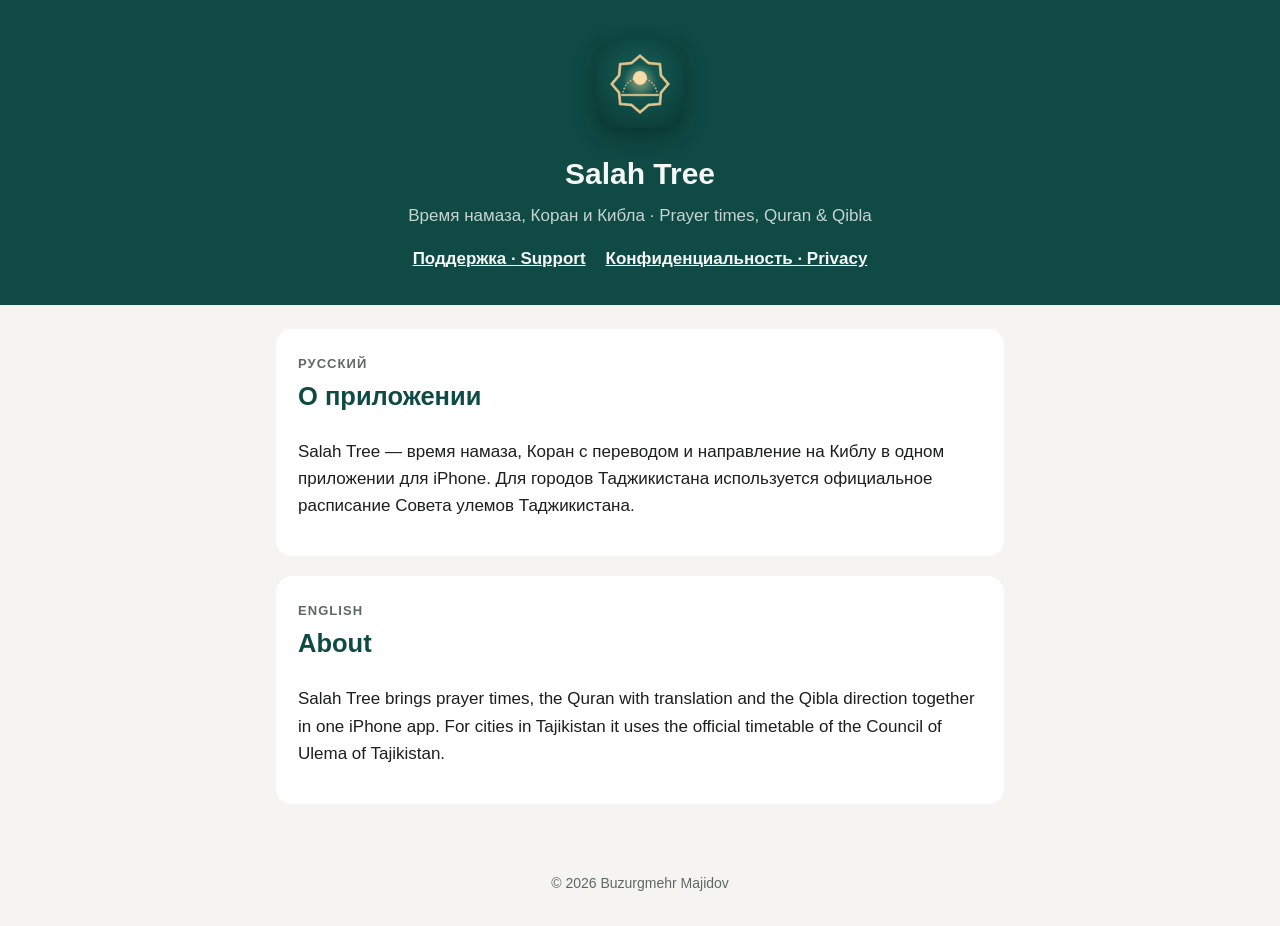
<file: index.html>
<!doctype html><html lang="ru"><head><meta charset="utf-8"><meta name="viewport" content="width=device-width, initial-scale=1"><title>Salah Tree</title><link rel="stylesheet" href="style.css"></head><body><header><img src="icon.png" alt="Salah Tree"><h1>Salah Tree</h1><p>Время намаза, Коран и Кибла · Prayer times, Quran &amp; Qibla</p><nav><a href="support.html">Поддержка · Support</a><a href="privacy.html">Конфиденциальность · Privacy</a></nav></header><main>
<section><span class="lang">Русский</span><h2>О приложении</h2><p>Salah Tree — время намаза, Коран с переводом и направление на Киблу в одном приложении для iPhone. Для городов Таджикистана используется официальное расписание Совета улемов Таджикистана.</p></section>
<section><span class="lang">English</span><h2>About</h2><p>Salah Tree brings prayer times, the Quran with translation and the Qibla direction together in one iPhone app. For cities in Tajikistan it uses the official timetable of the Council of Ulema of Tajikistan.</p></section>
</main><footer>© 2026 Buzurgmehr Majidov</footer></body></html>
</file>
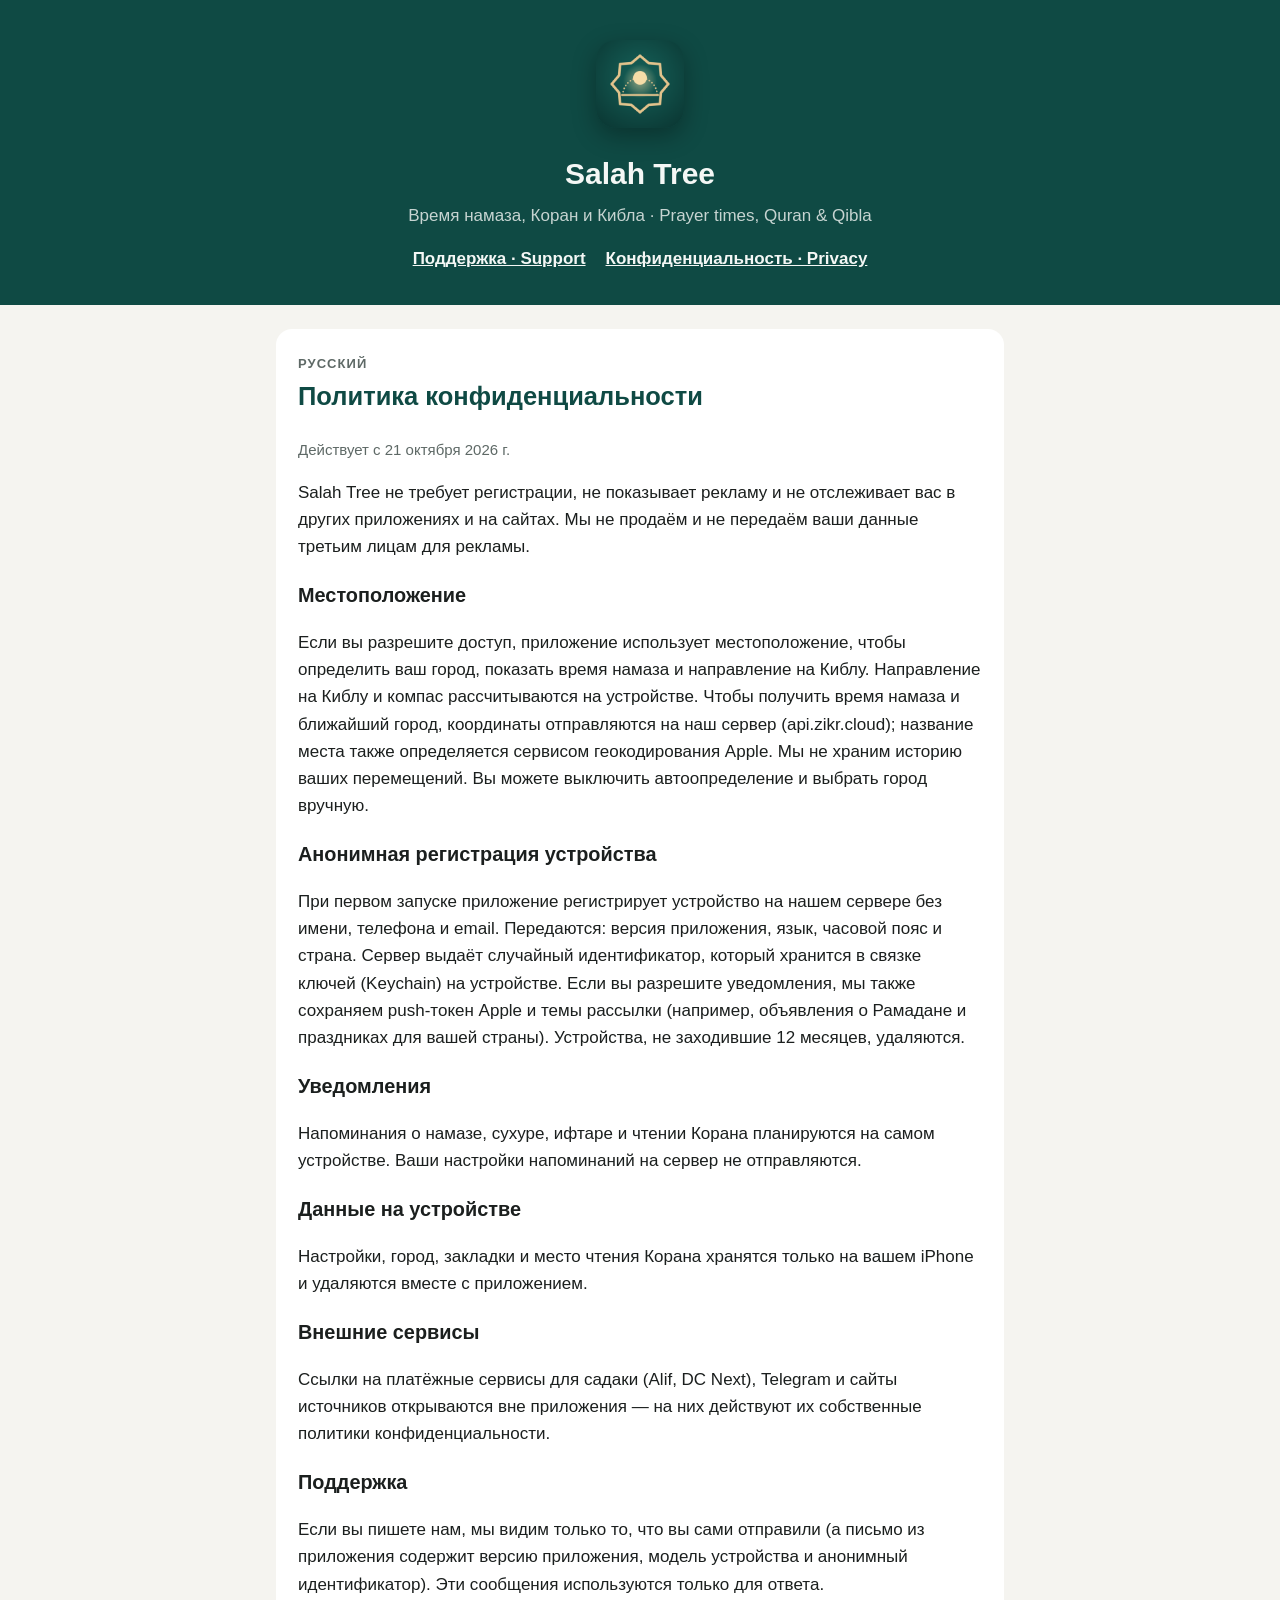
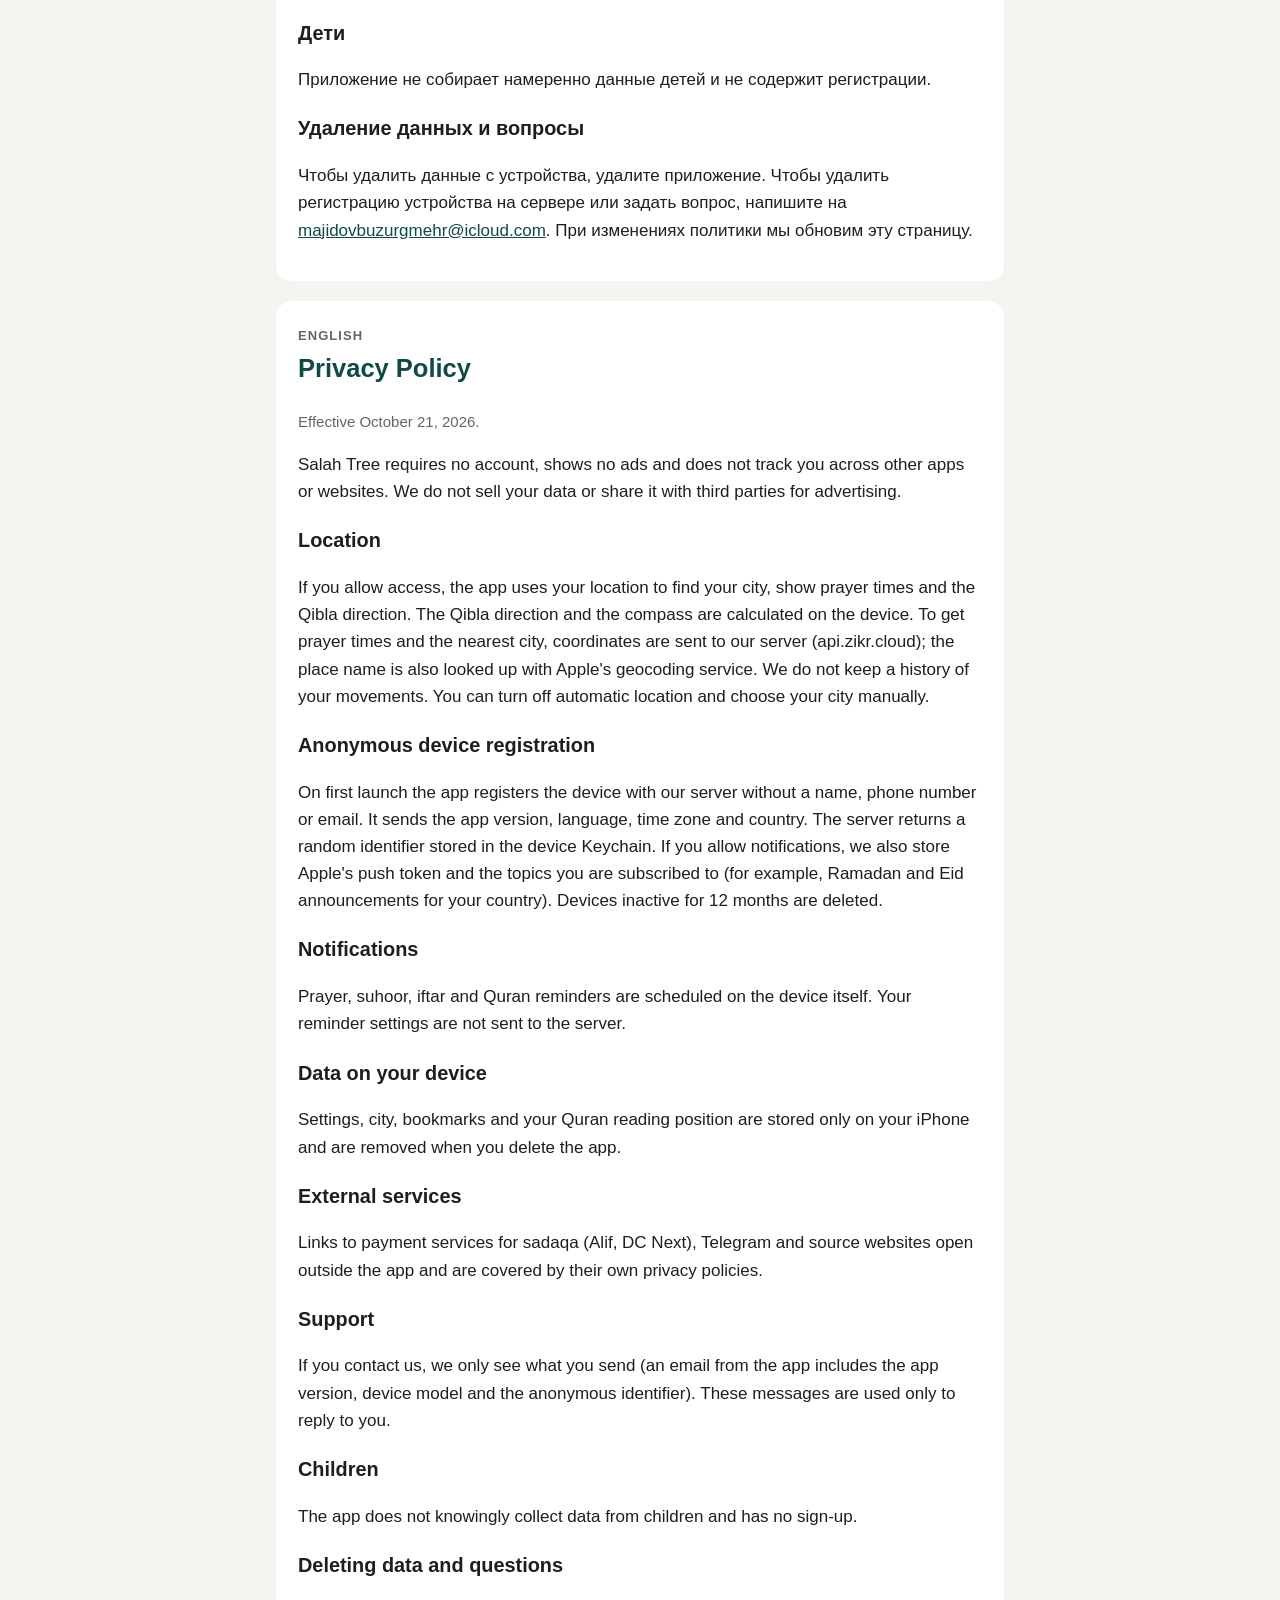
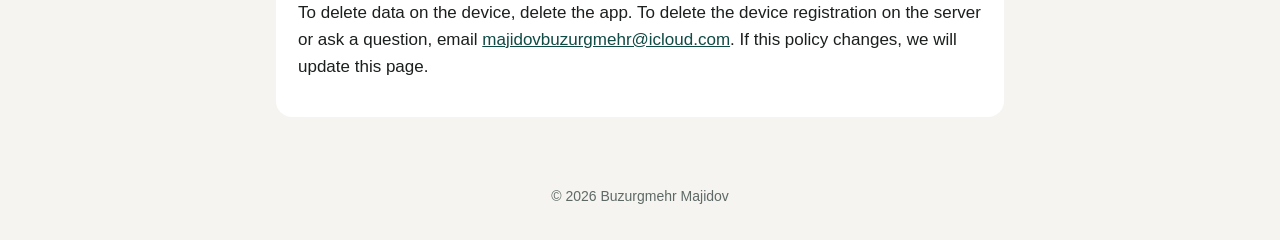
<file: privacy.html>
<!doctype html><html lang="ru"><head><meta charset="utf-8"><meta name="viewport" content="width=device-width, initial-scale=1"><title>Salah Tree Privacy Policy</title><link rel="stylesheet" href="style.css"></head><body><header><img src="icon.png" alt="Salah Tree"><h1>Salah Tree</h1><p>Время намаза, Коран и Кибла · Prayer times, Quran &amp; Qibla</p><nav><a href="support.html">Поддержка · Support</a><a href="privacy.html">Конфиденциальность · Privacy</a></nav></header><main>
<section><span class="lang">Русский</span><h2>Политика конфиденциальности</h2>
<p class="muted">Действует с 21 октября 2026 г.</p>
<p>Salah Tree не требует регистрации, не показывает рекламу и не отслеживает вас в других приложениях и на сайтах. Мы не продаём и не передаём ваши данные третьим лицам для рекламы.</p>
<h3>Местоположение</h3>
<p>Если вы разрешите доступ, приложение использует местоположение, чтобы определить ваш город, показать время намаза и направление на Киблу. Направление на Киблу и компас рассчитываются на устройстве. Чтобы получить время намаза и ближайший город, координаты отправляются на наш сервер (api.zikr.cloud); название места также определяется сервисом геокодирования Apple. Мы не храним историю ваших перемещений. Вы можете выключить автоопределение и выбрать город вручную.</p>
<h3>Анонимная регистрация устройства</h3>
<p>При первом запуске приложение регистрирует устройство на нашем сервере без имени, телефона и email. Передаются: версия приложения, язык, часовой пояс и страна. Сервер выдаёт случайный идентификатор, который хранится в связке ключей (Keychain) на устройстве. Если вы разрешите уведомления, мы также сохраняем push-токен Apple и темы рассылки (например, объявления о Рамадане и праздниках для вашей страны). Устройства, не заходившие 12 месяцев, удаляются.</p>
<h3>Уведомления</h3>
<p>Напоминания о намазе, сухуре, ифтаре и чтении Корана планируются на самом устройстве. Ваши настройки напоминаний на сервер не отправляются.</p>
<h3>Данные на устройстве</h3>
<p>Настройки, город, закладки и место чтения Корана хранятся только на вашем iPhone и удаляются вместе с приложением.</p>
<h3>Внешние сервисы</h3>
<p>Ссылки на платёжные сервисы для садаки (Alif, DC Next), Telegram и сайты источников открываются вне приложения — на них действуют их собственные политики конфиденциальности.</p>
<h3>Поддержка</h3>
<p>Если вы пишете нам, мы видим только то, что вы сами отправили (а письмо из приложения содержит версию приложения, модель устройства и анонимный идентификатор). Эти сообщения используются только для ответа.</p>
<h3>Дети</h3>
<p>Приложение не собирает намеренно данные детей и не содержит регистрации.</p>
<h3>Удаление данных и вопросы</h3>
<p>Чтобы удалить данные с устройства, удалите приложение. Чтобы удалить регистрацию устройства на сервере или задать вопрос, напишите на <a href="mailto:majidovbuzurgmehr@icloud.com">majidovbuzurgmehr@icloud.com</a>. При изменениях политики мы обновим эту страницу.</p>
</section>
<section><span class="lang">English</span><h2>Privacy Policy</h2>
<p class="muted">Effective October 21, 2026.</p>
<p>Salah Tree requires no account, shows no ads and does not track you across other apps or websites. We do not sell your data or share it with third parties for advertising.</p>
<h3>Location</h3>
<p>If you allow access, the app uses your location to find your city, show prayer times and the Qibla direction. The Qibla direction and the compass are calculated on the device. To get prayer times and the nearest city, coordinates are sent to our server (api.zikr.cloud); the place name is also looked up with Apple's geocoding service. We do not keep a history of your movements. You can turn off automatic location and choose your city manually.</p>
<h3>Anonymous device registration</h3>
<p>On first launch the app registers the device with our server without a name, phone number or email. It sends the app version, language, time zone and country. The server returns a random identifier stored in the device Keychain. If you allow notifications, we also store Apple's push token and the topics you are subscribed to (for example, Ramadan and Eid announcements for your country). Devices inactive for 12 months are deleted.</p>
<h3>Notifications</h3>
<p>Prayer, suhoor, iftar and Quran reminders are scheduled on the device itself. Your reminder settings are not sent to the server.</p>
<h3>Data on your device</h3>
<p>Settings, city, bookmarks and your Quran reading position are stored only on your iPhone and are removed when you delete the app.</p>
<h3>External services</h3>
<p>Links to payment services for sadaqa (Alif, DC Next), Telegram and source websites open outside the app and are covered by their own privacy policies.</p>
<h3>Support</h3>
<p>If you contact us, we only see what you send (an email from the app includes the app version, device model and the anonymous identifier). These messages are used only to reply to you.</p>
<h3>Children</h3>
<p>The app does not knowingly collect data from children and has no sign-up.</p>
<h3>Deleting data and questions</h3>
<p>To delete data on the device, delete the app. To delete the device registration on the server or ask a question, email <a href="mailto:majidovbuzurgmehr@icloud.com">majidovbuzurgmehr@icloud.com</a>. If this policy changes, we will update this page.</p>
</section>
</main><footer>© 2026 Buzurgmehr Majidov</footer></body></html>
</file>
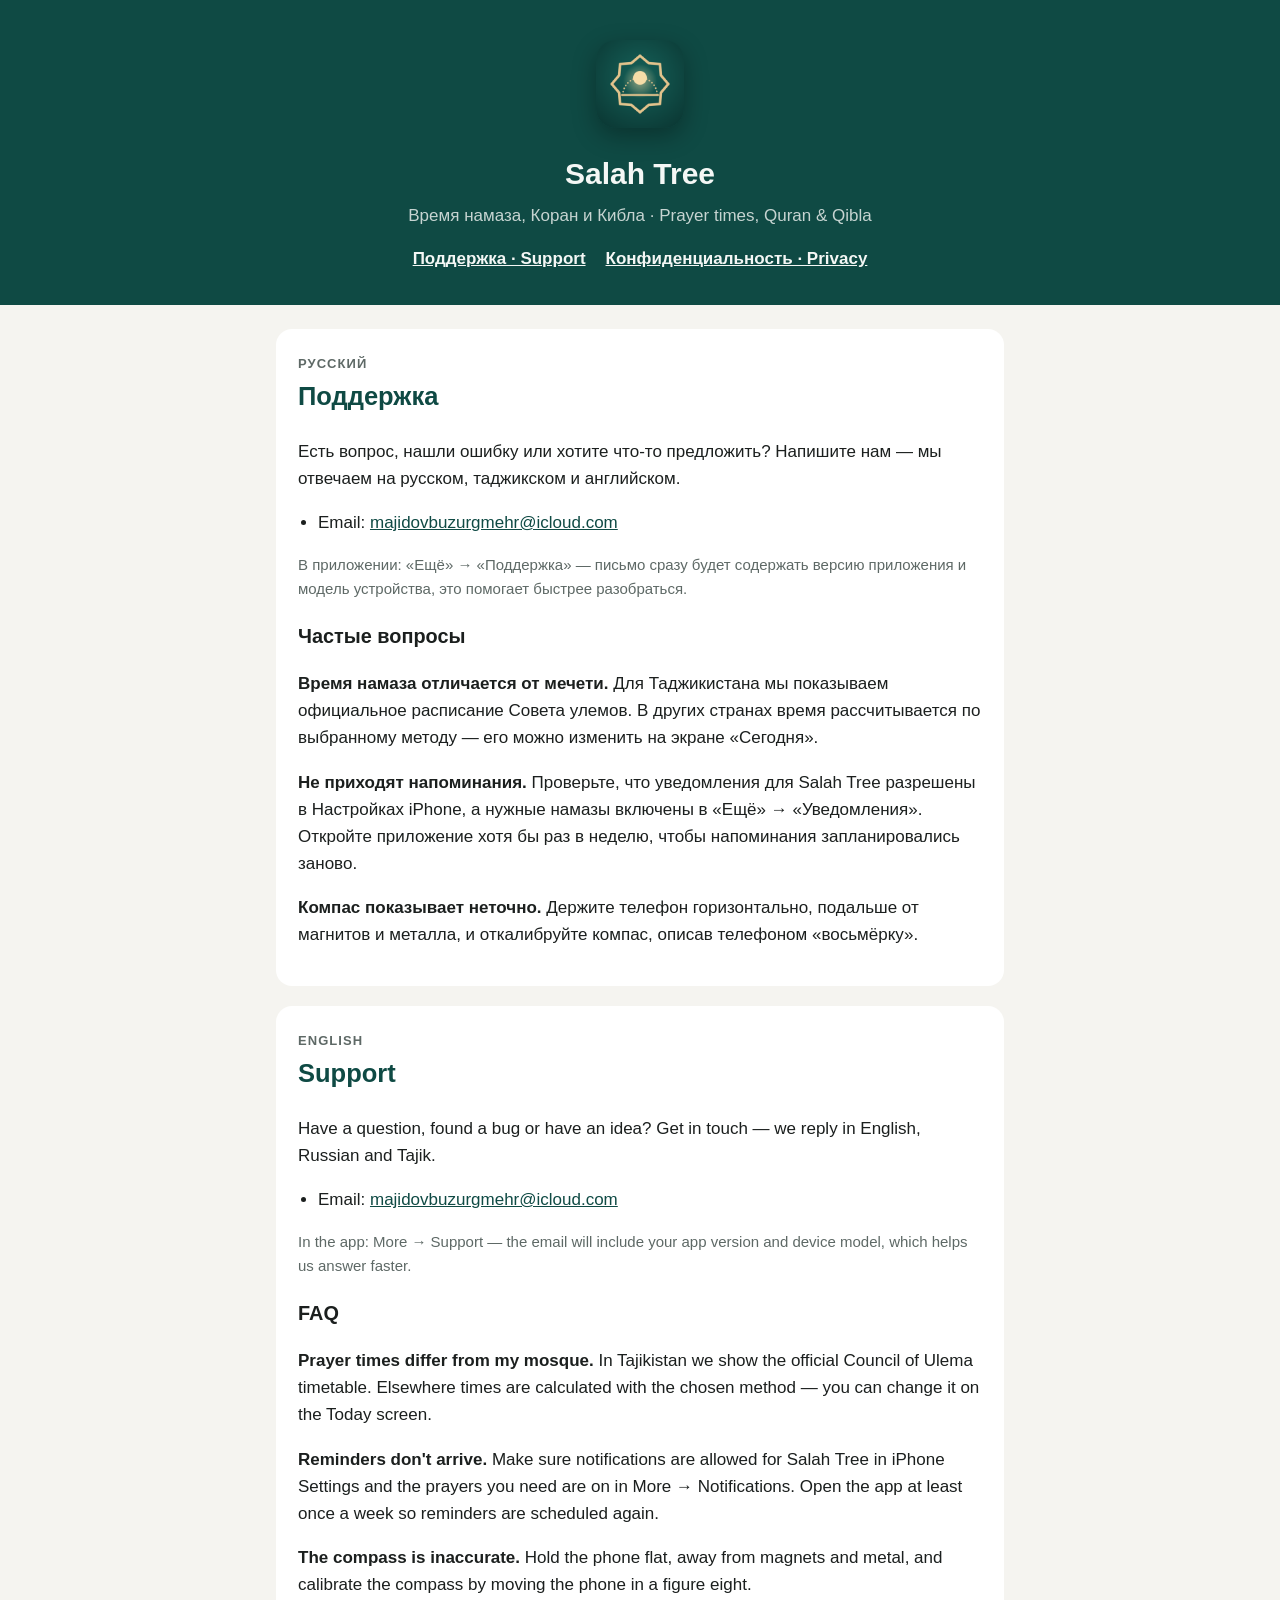
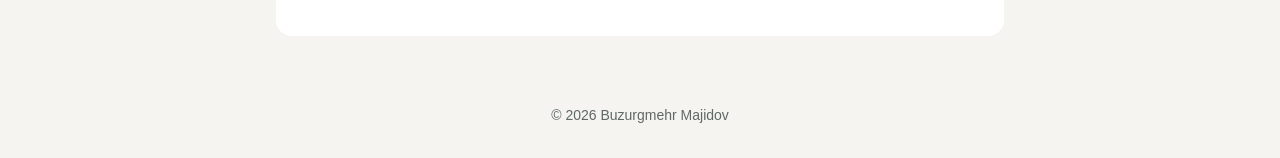
<file: support.html>
<!doctype html><html lang="ru"><head><meta charset="utf-8"><meta name="viewport" content="width=device-width, initial-scale=1"><title>Salah Tree Support</title><link rel="stylesheet" href="style.css"></head><body><header><img src="icon.png" alt="Salah Tree"><h1>Salah Tree</h1><p>Время намаза, Коран и Кибла · Prayer times, Quran &amp; Qibla</p><nav><a href="support.html">Поддержка · Support</a><a href="privacy.html">Конфиденциальность · Privacy</a></nav></header><main>
<section><span class="lang">Русский</span><h2>Поддержка</h2>
<p>Есть вопрос, нашли ошибку или хотите что-то предложить? Напишите нам — мы отвечаем на русском, таджикском и английском.</p>
<ul>
<li>Email: <a href="mailto:majidovbuzurgmehr@icloud.com">majidovbuzurgmehr@icloud.com</a></li>
</ul>
<p class="muted">В приложении: «Ещё» → «Поддержка» — письмо сразу будет содержать версию приложения и модель устройства, это помогает быстрее разобраться.</p>
<h3>Частые вопросы</h3>
<p><b>Время намаза отличается от мечети.</b> Для Таджикистана мы показываем официальное расписание Совета улемов. В других странах время рассчитывается по выбранному методу — его можно изменить на экране «Сегодня».</p>
<p><b>Не приходят напоминания.</b> Проверьте, что уведомления для Salah Tree разрешены в Настройках iPhone, а нужные намазы включены в «Ещё» → «Уведомления». Откройте приложение хотя бы раз в неделю, чтобы напоминания запланировались заново.</p>
<p><b>Компас показывает неточно.</b> Держите телефон горизонтально, подальше от магнитов и металла, и откалибруйте компас, описав телефоном «восьмёрку».</p>
</section>
<section><span class="lang">English</span><h2>Support</h2>
<p>Have a question, found a bug or have an idea? Get in touch — we reply in English, Russian and Tajik.</p>
<ul>
<li>Email: <a href="mailto:majidovbuzurgmehr@icloud.com">majidovbuzurgmehr@icloud.com</a></li>
</ul>
<p class="muted">In the app: More → Support — the email will include your app version and device model, which helps us answer faster.</p>
<h3>FAQ</h3>
<p><b>Prayer times differ from my mosque.</b> In Tajikistan we show the official Council of Ulema timetable. Elsewhere times are calculated with the chosen method — you can change it on the Today screen.</p>
<p><b>Reminders don't arrive.</b> Make sure notifications are allowed for Salah Tree in iPhone Settings and the prayers you need are on in More → Notifications. Open the app at least once a week so reminders are scheduled again.</p>
<p><b>The compass is inaccurate.</b> Hold the phone flat, away from magnets and metal, and calibrate the compass by moving the phone in a figure eight.</p>
</section>
</main><footer>© 2026 Buzurgmehr Majidov</footer></body></html>
</file>
<file: style.css>
:root { --bg: #F5F4F0; --card: #FFFFFF; --ink: #1B1F1E; --muted: #5E6966; --accent: #0F4A44; --gold: #C9A46A; }
@media (prefers-color-scheme: dark) { :root { --bg: #0E1413; --card: #18201F; --ink: #ECEFEE; --muted: #A3ADAA; --accent: #7FC4B8; } }
* { box-sizing: border-box; }
body { margin: 0; background: var(--bg); color: var(--ink); font: 17px/1.6 -apple-system, BlinkMacSystemFont, "Segoe UI", Roboto, sans-serif; }
header { background: #0F4A44; color: #F4F7F5; padding: 40px 16px 32px; text-align: center; }
header img { width: 88px; height: 88px; border-radius: 20px; box-shadow: 0 8px 24px rgba(0,0,0,.3); }
header h1 { margin: 14px 0 4px; font-size: 30px; }
header p { margin: 0; opacity: .8; }
nav { text-align: center; margin: 16px 0 0; }
nav a { color: #F4F7F5; margin: 0 10px; font-weight: 600; }
main { max-width: 760px; margin: 0 auto; padding: 24px 16px 48px; }
section { background: var(--card); border-radius: 16px; padding: 20px 22px; margin-bottom: 20px; }
h2 { color: var(--accent); margin-top: 0; }
h3 { margin-bottom: 4px; }
a { color: var(--accent); }
.muted { color: var(--muted); font-size: 15px; }
.lang { display: inline-block; font-size: 13px; font-weight: 700; letter-spacing: .08em; color: var(--muted); text-transform: uppercase; }
ul { padding-left: 20px; }
footer { text-align: center; color: var(--muted); font-size: 14px; padding-bottom: 32px; }
</file>
